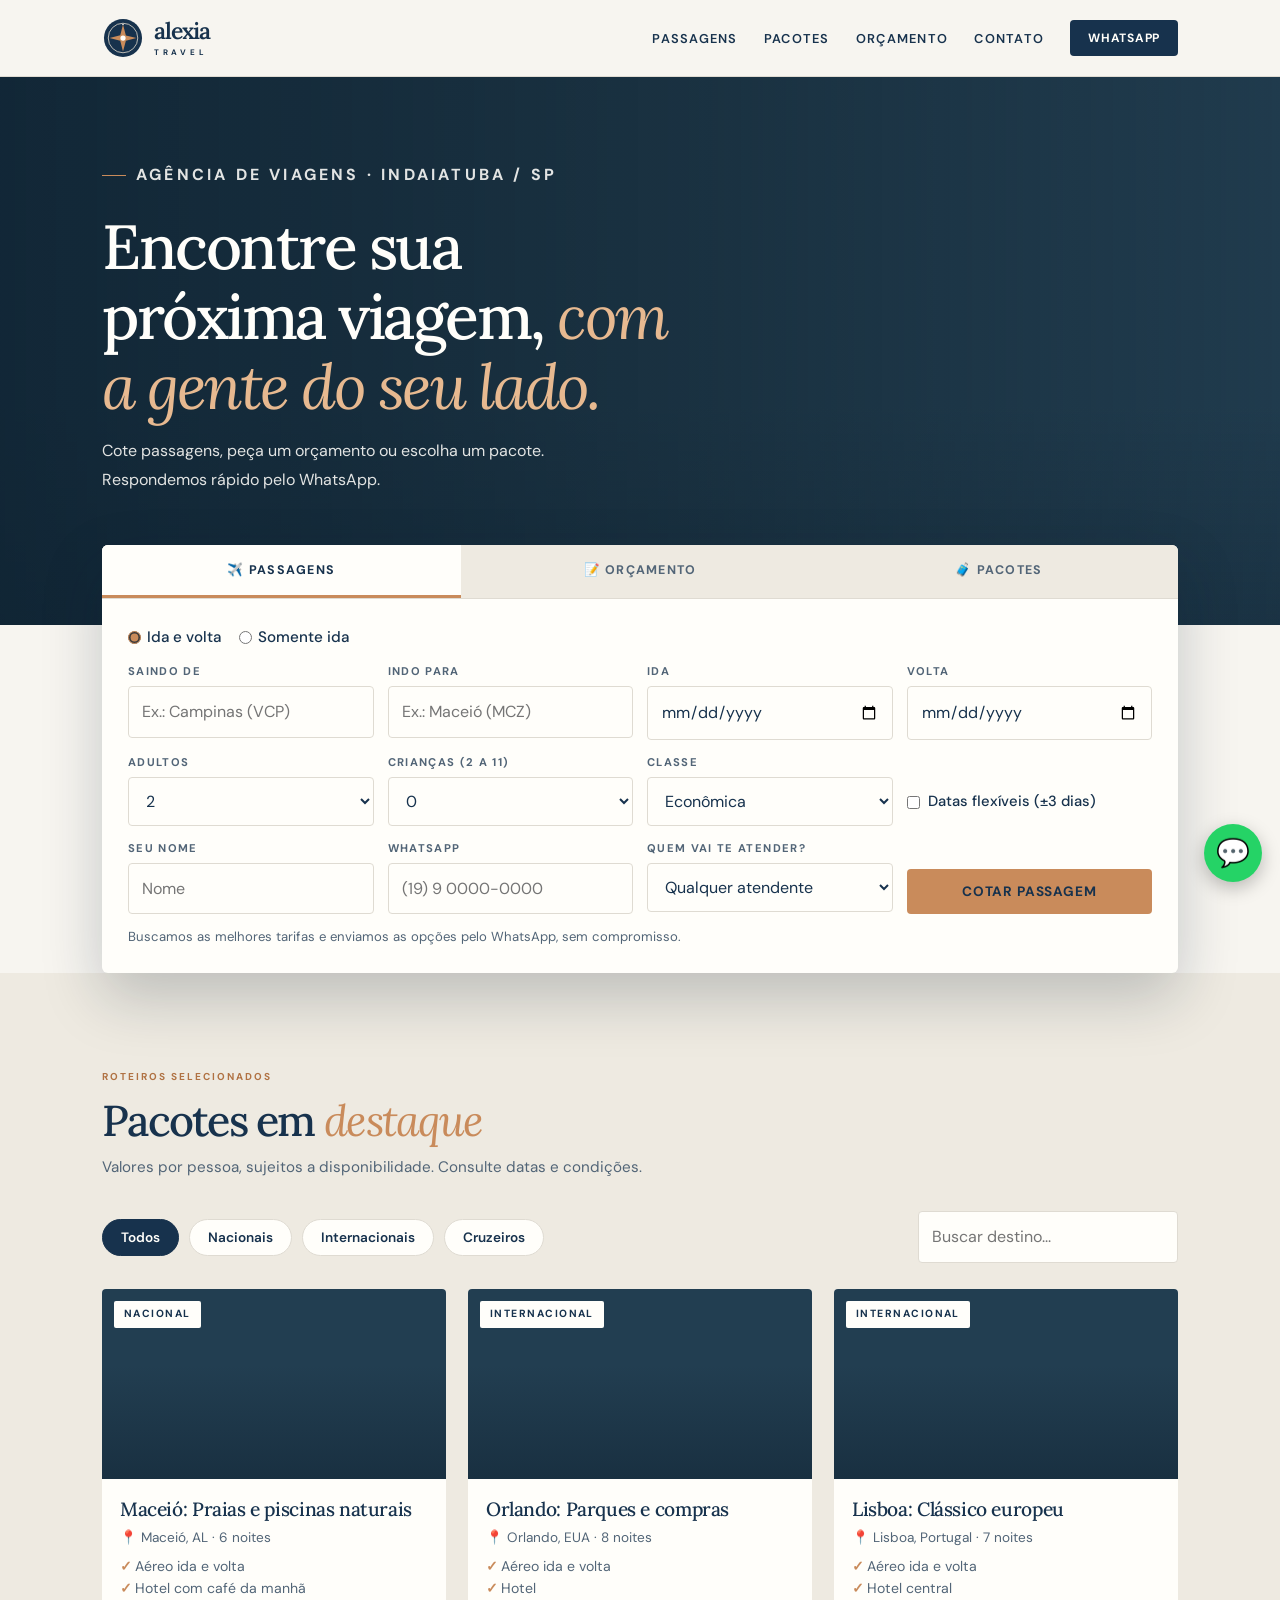
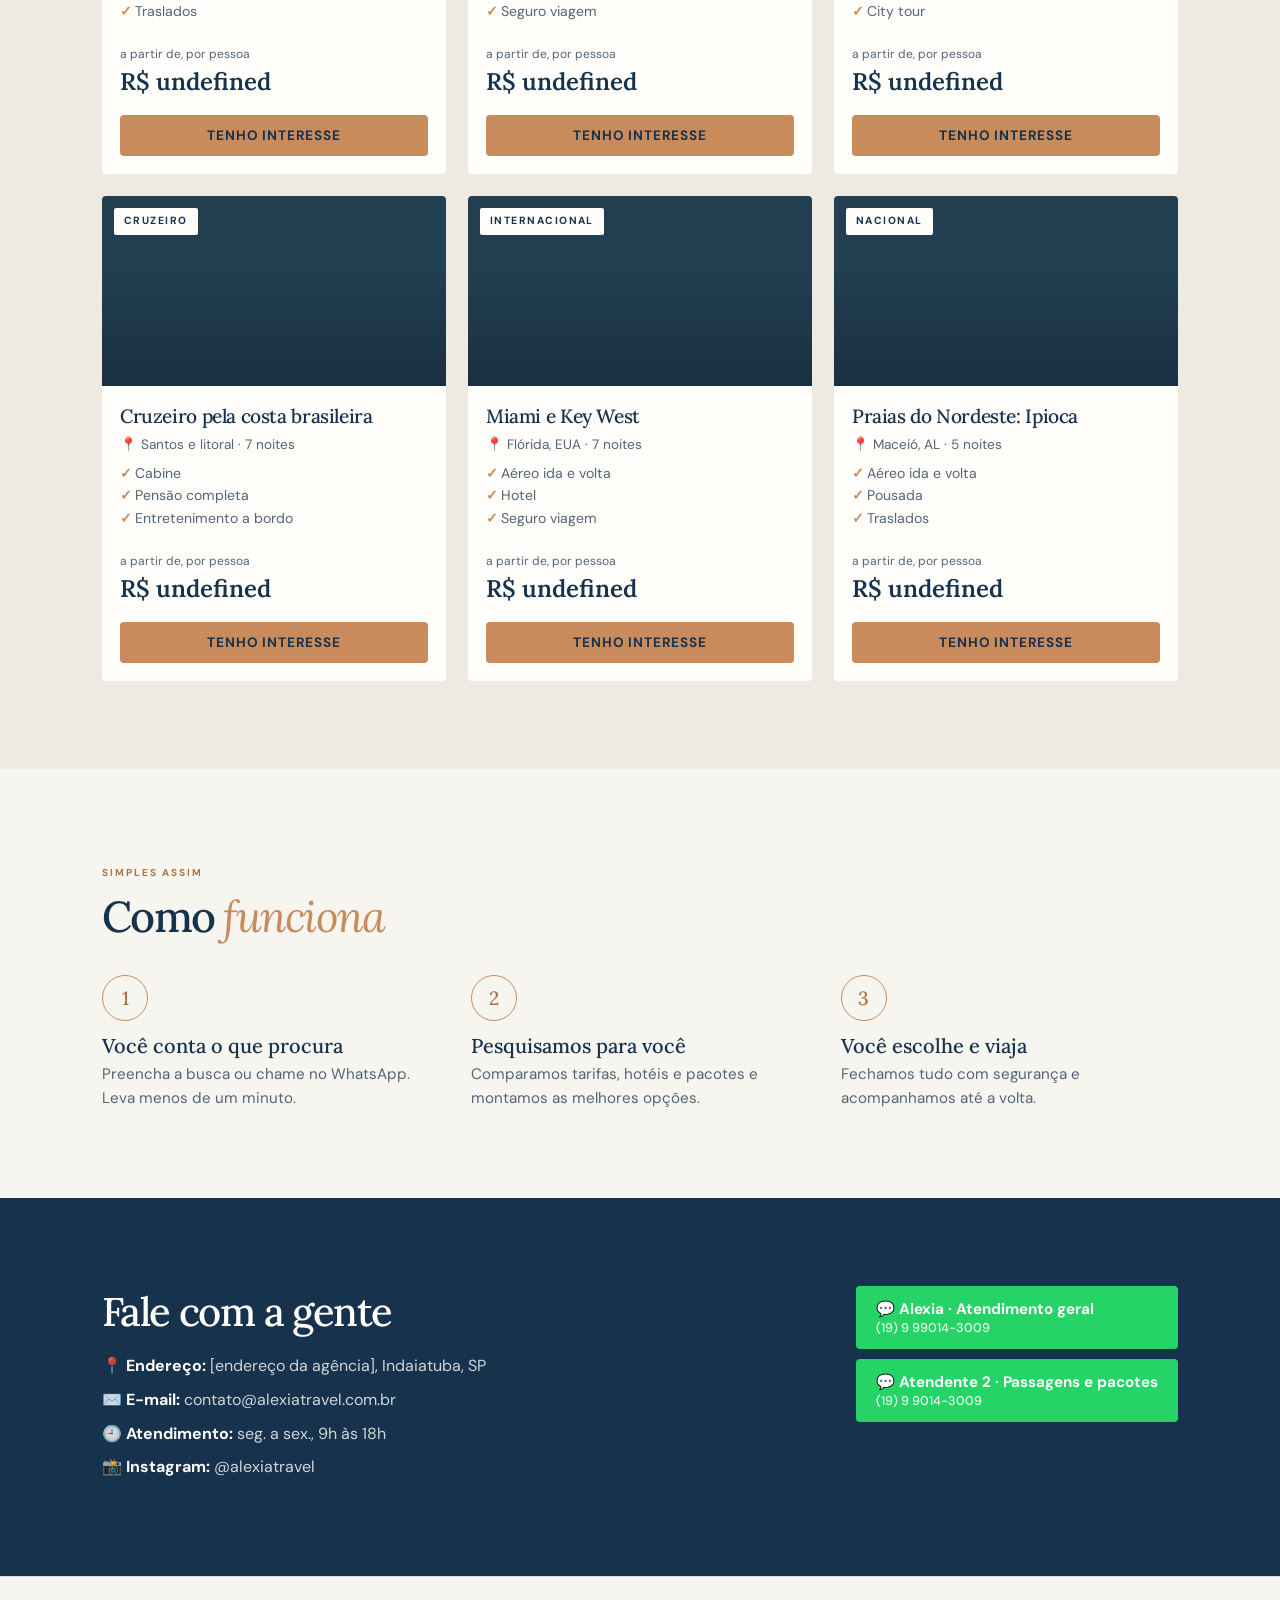
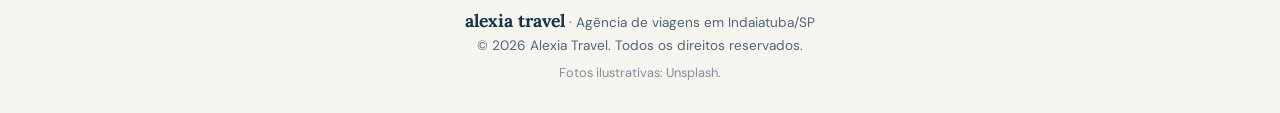
<file: index.html>
<!DOCTYPE html>
<html lang="pt-BR">
<head>
<meta charset="UTF-8">
<meta name="viewport" content="width=device-width, initial-scale=1">
<meta name="theme-color" content="#17324d">
<title>Alexia Travel | Passagens, Pacotes e Orçamentos de Viagem</title>
<meta name="description" content="Cote passagens aéreas, peça orçamento e confira pacotes de viagem com a Alexia Travel, agência de viagens em Indaiatuba.">
<link rel="canonical" href="https://www.alexiatravel.com.br/">
<link rel="preconnect" href="https://fonts.googleapis.com">
<link rel="preconnect" href="https://fonts.gstatic.com" crossorigin>
<link href="https://fonts.googleapis.com/css2?family=DM+Sans:wght@400;500;600;700&family=Lora:wght@400;500;600;700&display=swap" rel="stylesheet">
<style>
  :root{
    --ink:#17324d;--ink-soft:#526577;--terra:#c98b5b;--terra-esc:#b07243;--paper:#f7f5f0;--paper-deep:#eeeae1;--white:#fffefa;--borda:#dfdbd2;
    --font-display:'Lora',Georgia,serif;--font-body:'DM Sans',Arial,sans-serif
  }
  *{box-sizing:border-box;margin:0;padding:0}
  html{scroll-behavior:smooth}
  body{font-family:var(--font-body);color:var(--ink);background:var(--paper);line-height:1.6;-webkit-font-smoothing:antialiased}
  a{text-decoration:none;color:inherit}
  .container{max-width:1120px;margin:0 auto;padding:0 22px}

  /* topo */
  header{position:sticky;top:0;z-index:20;background:var(--paper);border-bottom:1px solid var(--borda)}
  .nav{display:flex;align-items:center;justify-content:space-between;height:76px}
  .brand{display:inline-flex;align-items:center;gap:10px}
  .brand-type{display:flex;flex-direction:column;line-height:1}
  .brand-type strong{font:600 23px/.96 var(--font-display);letter-spacing:-1px}
  .brand-type span{margin-top:6px;font:700 8px/1 var(--font-body);letter-spacing:3.7px}
  nav ul{display:flex;gap:26px;list-style:none;align-items:center}
  nav a{font-weight:600;font-size:.8rem;letter-spacing:.1em;text-transform:uppercase;color:var(--ink)}
  nav a:hover{color:var(--terra-esc)}
  .btn{display:inline-block;padding:14px 26px;border-radius:4px;font:700 .85rem var(--font-body);letter-spacing:.06em;text-transform:uppercase;border:0;cursor:pointer;transition:.2s;text-align:center}
  .btn-terra{background:var(--terra);color:var(--ink)}
  .btn-terra:hover{background:#d49a6b;transform:translateY(-1px)}
  .btn-ink{background:var(--ink);color:var(--white)}
  .btn-ink:hover{background:#21456a}
  nav .btn-ink{padding:10px 18px;font-size:.75rem;color:var(--white)}
  nav .btn-ink:hover{color:var(--white)}
  .menu-toggle{display:none;background:none;border:0;font-size:1.7rem;color:var(--ink);cursor:pointer}

  /* hero + busca */
  .hero{position:relative;color:var(--white);padding:84px 0 130px;background:
      linear-gradient(90deg,rgba(14,34,49,.82),rgba(19,39,52,.55) 55%,rgba(18,39,53,.15)),
      linear-gradient(0deg,rgba(15,34,49,.35),transparent 40%),
      url("https://unsplash.com/photos/JQK137K59_I/download?force=true&w=1920") center 54%/cover no-repeat,#223e51}
  .eyebrow{display:flex;align-items:center;gap:10px;font-size:10px;font-weight:700;letter-spacing:.2em;color:rgba(255,254,250,.85);text-transform:uppercase}
  .eyebrow i{width:24px;height:1px;background:var(--terra)}
  .hero h1{font:500 clamp(2.1rem,5.2vw,3.9rem)/1.12 var(--font-display);letter-spacing:-.04em;max-width:720px;margin:22px 0 16px;text-wrap:balance}
  .hero h1 em{color:#e7b990;font-weight:400}
  .hero p{font-size:1rem;color:rgba(255,254,250,.88);max-width:480px;line-height:1.8}

  .busca{background:var(--white);color:var(--ink);border-radius:6px;box-shadow:0 24px 60px rgba(14,34,49,.22);margin-top:-80px;position:relative;z-index:5;overflow:hidden}
  .tabs{display:flex;background:var(--paper-deep);border-bottom:1px solid var(--borda)}
  .tab{flex:1;padding:17px 10px;border:0;background:none;font:700 .78rem var(--font-body);letter-spacing:.1em;text-transform:uppercase;color:var(--ink-soft);cursor:pointer;border-bottom:3px solid transparent;display:block;text-align:center}
  .tab.ativa{color:var(--ink);background:var(--white);border-bottom-color:var(--terra)}
  .painel{display:none;padding:26px}
  .painel.ativo{display:block}
  .grid{display:grid;gap:14px;grid-template-columns:repeat(12,1fr)}
  .c3{grid-column:span 3}.c4{grid-column:span 4}.c6{grid-column:span 6}.c12{grid-column:span 12}
  label{display:block;font-size:.7rem;font-weight:700;color:var(--ink-soft);margin-bottom:5px;text-transform:uppercase;letter-spacing:.12em}
  input,select,textarea{width:100%;padding:12px 13px;border:1.5px solid var(--borda);border-radius:4px;font:inherit;background:var(--white);color:var(--ink)}
  input:focus,select:focus,textarea:focus{outline:none;border-color:var(--terra)}
  .radios{display:flex;gap:18px;margin-bottom:14px;flex-wrap:wrap}
  .radios label{display:flex;align-items:center;gap:6px;text-transform:none;letter-spacing:0;font-size:.95rem;color:var(--ink);margin:0;cursor:pointer;font-weight:500}
  .radios input{width:auto;accent-color:var(--terra)}
  .check{display:flex;align-items:center;gap:8px;text-transform:none!important;letter-spacing:0!important;font-size:.92rem!important;color:var(--ink)!important;font-weight:500!important}
  .check input{width:auto;accent-color:var(--terra)}
  .nota{font-size:.82rem;color:var(--ink-soft);margin-top:12px}
  .acao{display:flex;align-items:end}
  .acao .btn{width:100%}
  .atend-box.oculto{display:none}

  section{padding:88px 0}
  .titulo{margin-bottom:32px}
  .titulo .tag{font-size:10px;font-weight:700;letter-spacing:.2em;color:var(--terra-esc);text-transform:uppercase}
  .titulo h2{font:500 clamp(1.8rem,3.6vw,2.7rem)/1.2 var(--font-display);letter-spacing:-.04em;margin-top:10px}
  .titulo h2 em{color:var(--terra);font-weight:400}
  .titulo p{color:var(--ink-soft);margin-top:8px;font-size:.95rem}

  /* pacotes */
  #pacotes{background:var(--paper-deep)}
  .filtros{display:flex;gap:10px;flex-wrap:wrap;margin-bottom:26px;align-items:center}
  .chip{padding:9px 18px;border-radius:999px;border:1.5px solid var(--borda);background:var(--white);font:600 .85rem var(--font-body);color:var(--ink);cursor:pointer}
  .chip.ativa{background:var(--ink);border-color:var(--ink);color:var(--white)}
  .filtros input{max-width:260px;margin-left:auto}
  .pacotes{display:grid;grid-template-columns:repeat(auto-fill,minmax(260px,1fr));gap:22px}
  .pac{background:var(--white);border-radius:4px;overflow:hidden;display:flex;flex-direction:column;transition:.25s}
  .pac:hover{transform:translateY(-4px);box-shadow:0 16px 34px rgba(23,50,77,.14)}
  .pac .foto{height:190px;background-size:cover;background-position:center;background-color:#223e51;position:relative}
  .pac .foto::after{content:"";position:absolute;inset:0;background:linear-gradient(0deg,rgba(16,34,49,.5),transparent 60%)}
  .pac .selo{position:absolute;z-index:1;left:12px;top:12px;background:var(--white);color:var(--ink);font-size:.65rem;letter-spacing:.14em;text-transform:uppercase;font-weight:700;padding:5px 10px;border-radius:2px}
  .pac .corpo{padding:18px;display:flex;flex-direction:column;gap:6px;flex:1}
  .pac h3{font:500 1.2rem/1.25 var(--font-display);letter-spacing:-.02em}
  .pac .meta{font-size:.85rem;color:var(--ink-soft)}
  .pac ul{list-style:none;font-size:.88rem;color:var(--ink-soft)}
  .pac li::before{content:"✓ ";color:var(--terra);font-weight:800}
  .pac .preco{margin-top:auto;padding-top:12px}
  .pac .preco small{font-size:.75rem;color:var(--ink-soft)}
  .pac .preco strong{display:block;font:600 1.5rem var(--font-display);color:var(--ink)}
  .pac .btn{margin-top:12px;padding:12px}
  .vazio{grid-column:1/-1;text-align:center;color:var(--ink-soft);padding:30px}

  /* como funciona */
  .passos .linha{display:grid;grid-template-columns:repeat(auto-fit,minmax(230px,1fr));gap:32px}
  .passo .n{width:46px;height:46px;border-radius:50%;border:1px solid var(--terra);color:var(--terra-esc);font:500 1.2rem var(--font-display);display:flex;align-items:center;justify-content:center;margin-bottom:12px}
  .passo h3{font:500 1.25rem var(--font-display);margin-bottom:4px}
  .passo p{color:var(--ink-soft);font-size:.95rem}

  #contato{background:var(--ink);color:var(--white)}
  .contato{display:flex;gap:30px;flex-wrap:wrap;justify-content:space-between;align-items:flex-start}
  .contato h2{font:500 clamp(1.8rem,3.4vw,2.5rem) var(--font-display);letter-spacing:-.04em;margin-bottom:16px}
  .contato ul{list-style:none;color:rgba(255,254,250,.8)}
  .contato li{margin-bottom:8px}
  .contato strong{color:var(--white)}
  .contato a.lnk{color:#e7b990;font-weight:600}
  .lista-atend{display:flex;flex-direction:column;gap:10px;min-width:250px}
  .lista-atend .btn{background:#25d366;color:#fff;text-transform:none;letter-spacing:0;font-size:.95rem;text-align:left;padding:13px 20px;border-radius:4px}
  .lista-atend .btn:hover{background:#1ebe5a}
  .lista-atend .btn small{display:block;font-weight:500;opacity:.9}

  footer{background:var(--paper);border-top:1px solid var(--borda);color:var(--ink-soft);text-align:center;padding:30px 20px;font-size:.85rem}
  footer strong{color:var(--ink);font-family:var(--font-display);font-size:1.1rem}
  .wpp-flutuante{position:fixed;right:18px;bottom:18px;z-index:30;background:#25d366;color:#fff;width:58px;height:58px;border-radius:50%;display:flex;align-items:center;justify-content:center;font-size:1.7rem;box-shadow:0 6px 18px rgba(0,0,0,.25);border:0;cursor:pointer}

  /* seletor de atendente */
  .modal{position:fixed;inset:0;background:rgba(14,34,49,.6);z-index:50;display:none;align-items:center;justify-content:center;padding:20px}
  .modal.aberto{display:flex}
  .modal .caixa{background:var(--white);border-radius:6px;padding:26px;max-width:380px;width:100%;box-shadow:0 24px 60px rgba(0,0,0,.35)}
  .modal h3{font:500 1.4rem var(--font-display);margin-bottom:4px}
  .modal p{color:var(--ink-soft);font-size:.9rem;margin-bottom:16px}
  .modal .opcoes{display:flex;flex-direction:column;gap:10px}
  .modal .opcoes button{background:var(--paper);border:1.5px solid var(--borda);border-radius:4px;padding:13px 16px;font:600 1rem var(--font-body);color:var(--ink);cursor:pointer;text-align:left}
  .modal .opcoes button:hover{border-color:var(--terra)}
  .modal .opcoes small{display:block;font-weight:500;color:var(--ink-soft)}
  .modal .fechar{margin-top:14px;background:none;border:0;color:var(--ink-soft);cursor:pointer;font:inherit;text-decoration:underline}

  @media(max-width:800px){
    .menu-toggle{display:block}
    nav ul{display:none;position:absolute;top:76px;left:0;right:0;background:var(--paper);flex-direction:column;padding:18px;gap:14px;box-shadow:0 10px 20px rgba(0,0,0,.08)}
    nav ul.aberto{display:flex}
    .c3,.c4,.c6{grid-column:span 12}
    .painel{padding:18px}
    .tab{font-size:.68rem;padding:14px 2px;letter-spacing:.05em}
    .filtros input{max-width:none;margin-left:0;width:100%}
    section{padding:56px 0}
    .hero{padding:56px 0 110px}
  }
</style>
</head>
<body>

<header>
  <div class="container nav">
    <a href="#topo" class="brand" aria-label="Alexia Travel — início">
      <svg width="42" height="42" viewBox="0 0 64 64" aria-hidden="true"><circle cx="32" cy="32" r="29" fill="#17324d"/><circle cx="32" cy="32" r="22.5" fill="none" stroke="#e9dfd0" stroke-width="1.2"/><path d="M32 11.5 36.4 28l16.1 4-16.1 4.1L32 52.5l-4.2-16.4L11.5 32l16.3-4.1z" fill="#c98b5b"/><circle cx="32" cy="32" r="4" fill="#fffefa"/><circle cx="32" cy="11.5" r="1.2" fill="#fffefa"/></svg>
      <span class="brand-type"><strong>alexia</strong><span>TRAVEL</span></span>
    </a>
    <nav>
      <button class="menu-toggle" aria-label="Abrir menu" onclick="document.getElementById('menu').classList.toggle('aberto')">☰</button>
      <ul id="menu" onclick="this.classList.remove('aberto')">
        <li><a href="#busca" data-tab="passagens">Passagens</a></li>
        <li><a href="#pacotes">Pacotes</a></li>
        <li><a href="#busca" data-tab="orcamento">Orçamento</a></li>
        <li><a href="#contato">Contato</a></li>
        <li><a class="btn btn-ink" href="#" data-wpp="Olá! Vim pelo site da Alexia Travel e gostaria de ajuda com uma viagem.">WhatsApp</a></li>
      </ul>
    </nav>
  </div>
</header>

<main id="topo">
  <div class="hero">
    <div class="container">
      <p class="eyebrow"><i></i> AGÊNCIA DE VIAGENS · INDAIATUBA / SP</p>
      <h1>Encontre sua próxima viagem, <em>com a gente do seu lado.</em></h1>
      <p>Cote passagens, peça um orçamento ou escolha um pacote. Respondemos rápido pelo WhatsApp.</p>
    </div>
  </div>

  <div class="container">
    <div class="busca" id="busca">
      <div class="tabs">
        <button class="tab ativa" data-tab="passagens">✈️ Passagens</button>
        <button class="tab" data-tab="orcamento">📝 Orçamento</button>
        <a class="tab" href="#pacotes">🧳 Pacotes</a>
      </div>

      <!-- PASSAGENS -->
      <form class="painel ativo" id="painel-passagens" onsubmit="enviarPassagem(event)">
        <div class="radios">
          <label><input type="radio" name="trecho" value="ida e volta" checked> Ida e volta</label>
          <label><input type="radio" name="trecho" value="somente ida"> Somente ida</label>
        </div>
        <div class="grid">
          <div class="c3"><label for="origem">Saindo de</label><input id="origem" list="cidades" placeholder="Ex.: Campinas (VCP)" required></div>
          <div class="c3"><label for="destino">Indo para</label><input id="destino" list="cidades" placeholder="Ex.: Maceió (MCZ)" required></div>
          <div class="c3"><label for="ida">Ida</label><input id="ida" type="date" required></div>
          <div class="c3" id="box-volta"><label for="volta">Volta</label><input id="volta" type="date"></div>
          <div class="c3"><label for="adultos">Adultos</label><select id="adultos"></select></div>
          <div class="c3"><label for="criancas">Crianças (2 a 11)</label><select id="criancas"></select></div>
          <div class="c3"><label for="classe">Classe</label><select id="classe"><option>Econômica</option><option>Premium Economy</option><option>Executiva</option></select></div>
          <div class="c3 acao"><label class="check" style="margin:0 0 12px"><input type="checkbox" id="flex"> Datas flexíveis (±3 dias)</label></div>
          <div class="c3"><label for="nome-p">Seu nome</label><input id="nome-p" placeholder="Nome" required></div>
          <div class="c3"><label for="tel-p">WhatsApp</label><input id="tel-p" type="tel" placeholder="(19) 9 0000-0000"></div>
          <div class="c3 atend-box"><label for="atend-p">Quem vai te atender?</label><select id="atend-p" class="sel-atend"></select></div>
          <div class="c3 acao"><button class="btn btn-terra" type="submit">Cotar passagem</button></div>
        </div>
        <p class="nota">Buscamos as melhores tarifas e enviamos as opções pelo WhatsApp, sem compromisso.</p>
      </form>

      <!-- ORÇAMENTO -->
      <form class="painel" id="painel-orcamento" onsubmit="enviarOrcamento(event)">
        <div class="grid">
          <div class="c4"><label for="o-tipo">O que você precisa?</label>
            <select id="o-tipo"><option>Pacote completo</option><option>Hospedagem</option><option>Cruzeiro</option><option>Passagem + hotel</option><option>Seguro viagem</option><option>Roteiro personalizado</option><option>Grupo / excursão</option></select></div>
          <div class="c4"><label for="o-destino">Destino</label><input id="o-destino" list="cidades" placeholder="Para onde quer ir?" required></div>
          <div class="c4"><label for="o-quando">Quando</label><input id="o-quando" placeholder="Ex.: julho de 2027"></div>
          <div class="c3"><label for="o-adultos">Adultos</label><select id="o-adultos"></select></div>
          <div class="c3"><label for="o-criancas">Crianças</label><select id="o-criancas"></select></div>
          <div class="c3"><label for="o-noites">Noites</label><input id="o-noites" type="number" min="1" placeholder="Ex.: 7"></div>
          <div class="c3"><label for="o-valor">Orçamento aprox.</label>
            <select id="o-valor"><option value="">Prefiro não informar</option><option>Até R$ 3.000</option><option>R$ 3.000 a R$ 6.000</option><option>R$ 6.000 a R$ 10.000</option><option>R$ 10.000 a R$ 20.000</option><option>Acima de R$ 20.000</option></select></div>
          <div class="c12"><label for="o-obs">Conte mais</label><textarea id="o-obs" rows="2" placeholder="Preferências, ocasião especial, idade das crianças..."></textarea></div>
          <div class="c3"><label for="o-nome">Seu nome</label><input id="o-nome" placeholder="Nome" required></div>
          <div class="c3"><label for="o-tel">WhatsApp</label><input id="o-tel" type="tel" placeholder="(19) 9 0000-0000"></div>
          <div class="c3 atend-box"><label for="atend-o">Quem vai te atender?</label><select id="atend-o" class="sel-atend"></select></div>
          <div class="c3 acao"><button class="btn btn-terra" type="submit">Pedir orçamento</button></div>
        </div>
      </form>
    </div>
  </div>

  <!-- PACOTES -->
  <section id="pacotes">
    <div class="container">
      <div class="titulo">
        <p class="tag">Roteiros selecionados</p>
        <h2>Pacotes em <em>destaque</em></h2>
        <p>Valores por pessoa, sujeitos a disponibilidade. Consulte datas e condições.</p>
      </div>
      <div class="filtros">
        <button class="chip ativa" data-filtro="todos">Todos</button>
        <button class="chip" data-filtro="nacional">Nacionais</button>
        <button class="chip" data-filtro="internacional">Internacionais</button>
        <button class="chip" data-filtro="cruzeiro">Cruzeiros</button>
        <input id="busca-pac" type="search" placeholder="Buscar destino...">
      </div>
      <div class="pacotes" id="lista-pacotes"></div>
    </div>
  </section>

  <section class="passos">
    <div class="container">
      <div class="titulo"><p class="tag">Simples assim</p><h2>Como <em>funciona</em></h2></div>
      <div class="linha">
        <div class="passo"><div class="n">1</div><h3>Você conta o que procura</h3><p>Preencha a busca ou chame no WhatsApp. Leva menos de um minuto.</p></div>
        <div class="passo"><div class="n">2</div><h3>Pesquisamos para você</h3><p>Comparamos tarifas, hotéis e pacotes e montamos as melhores opções.</p></div>
        <div class="passo"><div class="n">3</div><h3>Você escolhe e viaja</h3><p>Fechamos tudo com segurança e acompanhamos até a volta.</p></div>
      </div>
    </div>
  </section>

  <section id="contato">
    <div class="container contato">
      <div>
        <h2>Fale com a gente</h2>
        <ul>
          <li>📍 <strong>Endereço:</strong> [endereço da agência], Indaiatuba, SP</li>
          <li>✉️ <strong>E-mail:</strong> contato@alexiatravel.com.br</li>
          <li>🕘 <strong>Atendimento:</strong> seg. a sex., 9h às 18h</li>
          <li>📸 <strong>Instagram:</strong> @alexiatravel</li>
        </ul>
      </div>
      <div class="lista-atend" id="lista-atend"></div>
    </div>
  </section>
</main>

<footer>
  <p><strong>alexia travel</strong> · Agência de viagens em Indaiatuba/SP</p>
  <p>© <span id="ano"></span> Alexia Travel. Todos os direitos reservados.</p>
  <p style="font-size:.8rem;opacity:.7;margin-top:6px">Fotos ilustrativas: Unsplash.</p>
</footer>

<a class="wpp-flutuante" href="#" data-wpp="Olá! Vim pelo site da Alexia Travel e gostaria de ajuda com uma viagem." aria-label="WhatsApp">💬</a>

<!-- escolha de atendente (aparece só com 2+ números no modo "escolher") -->
<div class="modal" id="modal-atend" role="dialog" aria-modal="true" aria-labelledby="modal-titulo">
  <div class="caixa">
    <h3 id="modal-titulo">Com quem quer falar?</h3>
    <p>Escolha quem vai te atender no WhatsApp.</p>
    <div class="opcoes" id="modal-opcoes"></div>
    <button class="fechar" type="button" id="modal-fechar">Cancelar</button>
  </div>
</div>

<datalist id="cidades">
  <option value="Campinas (VCP)"><option value="São Paulo - Guarulhos (GRU)"><option value="São Paulo - Congonhas (CGH)">
  <option value="Rio de Janeiro (GIG)"><option value="Salvador (SSA)"><option value="Maceió (MCZ)"><option value="Recife (REC)">
  <option value="Fortaleza (FOR)"><option value="Natal (NAT)"><option value="Porto Seguro (BPS)"><option value="Florianópolis (FLN)">
  <option value="Foz do Iguaçu (IGU)"><option value="Gramado / Porto Alegre (POA)"><option value="Orlando (MCO)"><option value="Miami (MIA)">
  <option value="Lisboa (LIS)"><option value="Paris (CDG)"><option value="Roma (FCO)"><option value="Buenos Aires (EZE)"><option value="Santiago (SCL)">
  <option value="Cancún (CUN)"><option value="Punta Cana (PUJ)">
</datalist>

<script>
/* =====================================================================
   CONFIGURAÇÃO (editar só aqui)
   ===================================================================== */

/* 1) NÚMEROS DE WHATSAPP PARA COTAÇÃO
   Para ADICIONAR um número: copie uma linha {...}, cole abaixo e troque os dados.
   Para REMOVER: apague a linha. Pode ter quantos quiser.
     nome   = como aparece para o cliente
     numero = 55 + DDD + número, só dígitos (ex.: 5519991234567)
     exibir = como o número aparece escrito na página
     funcao = (opcional) texto pequeno abaixo do nome, ex.: 'Passagens'           */
var ATENDENTES = [
  {nome:'Alexia',   numero:'551990143009', exibir:'(19) 9 99014-3009', funcao:'Atendimento geral'},
  {nome:'Atendente 2', numero:'551990143009', exibir:'(19) 9 9014-3009', funcao:'Passagens e pacotes'}
];

/* 2) COMO DISTRIBUIR OS PEDIDOS (vale quando há 2 ou mais números)
   'cliente'  = o cliente escolhe quem vai atender (lista no formulário e nos botões)
   'rodizio'  = o site alterna sozinho entre os números, um por pedido
   Dica: no modo 'cliente' ele ainda pode deixar em "Qualquer atendente" (rodízio). */
var MODO = 'cliente';

/* 3) Pacotes: para adicionar/editar, basta mexer nesta lista.
   ATENÇÃO: os valores abaixo são apenas EXEMPLOS de demonstração. */
var PACOTES = [
  {titulo:'Maceió: Praias e piscinas naturais', tipo:'nacional', destino:'Maceió, AL', noites:6,
   img:'https://unsplash.com/photos/E_fQwwT3NFU/download?force=true&w=800', inclui:['Aéreo ida e volta','Hotel com café da manhã','Traslados']},
  {titulo:'Orlando: Parques e compras', tipo:'internacional', destino:'Orlando, EUA', noites:8, 
   img:'https://unsplash.com/photos/2-JT6t_0lTc/download?force=true&w=800', inclui:['Aéreo ida e volta','Hotel','Seguro viagem']},
  {titulo:'Lisboa: Clássico europeu', tipo:'internacional', destino:'Lisboa, Portugal', noites:7,
   img:'https://unsplash.com/photos/v4aOz5uysU4/download?force=true&w=800', inclui:['Aéreo ida e volta','Hotel central','City tour']},
  {titulo:'Cruzeiro pela costa brasileira', tipo:'cruzeiro', destino:'Santos e litoral', noites:7, 
   img:'https://unsplash.com/photos/tthKs4A7XMY/download?force=true&w=800', inclui:['Cabine','Pensão completa','Entretenimento a bordo']},
  {titulo:'Miami e Key West', tipo:'internacional', destino:'Flórida, EUA', noites:7, 
   img:'https://unsplash.com/photos/Rnzvb0QJ9LY/download?force=true&w=800', inclui:['Aéreo ida e volta','Hotel','Seguro viagem']},
  {titulo:'Praias do Nordeste: Ipioca', tipo:'nacional', destino:'Maceió, AL', noites:5,
   img:'https://unsplash.com/photos/DLhBbEOz1uw/download?force=true&w=800', inclui:['Aéreo ida e volta','Pousada','Traslados']}
];
/* ===================================================================== */

function $(id){ return document.getElementById(id); }
function fmtData(v){ if(!v) return ''; var p=v.split('-'); return p[2]+'/'+p[1]+'/'+p[0]; }
function esc(s){ return String(s).replace(/[&<>"]/g, function(c){ return {'&':'&amp;','<':'&lt;','>':'&gt;','"':'&quot;'}[c]; }); }
function waLink(numero, texto){ return 'https://wa.me/' + numero + '?text=' + encodeURIComponent(texto); }

/* ---- números / rodízio ---- */
var LISTA = ATENDENTES.filter(function(a){ return a && /^\d{10,15}$/.test(String(a.numero)); });
if(!LISTA.length){ LISTA = [{nome:'Alexia Travel', numero:'5519999999999', exibir:'(19) 9 9999-9999'}]; }
var MULTI = LISTA.length > 1;

function guardar(k,v){ try{ localStorage.setItem(k,v); }catch(e){} }
function ler(k){ try{ return localStorage.getItem(k); }catch(e){ return null; } }
function proximoRodizio(){
  var i = parseInt(ler('alexia_rodizio'),10);
  i = isNaN(i) ? Math.floor(Math.random()*LISTA.length) : (i+1) % LISTA.length;
  guardar('alexia_rodizio', i);
  return LISTA[i];
}
/* escolha: 'auto' (rodízio) ou índice do atendente */
function atendente(escolha){
  if(!MULTI) return LISTA[0];
  if(escolha !== undefined && escolha !== '' && escolha !== 'auto' && LISTA[+escolha]) return LISTA[+escolha];
  return proximoRodizio();
}
function abrir(texto, escolha){
  var a = atendente(escolha);
  window.open(waLink(a.numero, texto), '_blank', 'noopener');
}

/* ---- seletor nos formulários ---- */
document.querySelectorAll('.sel-atend').forEach(function(sel){
  if(!MULTI || MODO !== 'cliente'){ sel.closest('.atend-box').classList.add('oculto'); return; }
  sel.innerHTML = '<option value="auto">Qualquer atendente</option>' +
    LISTA.map(function(a,i){ return '<option value="'+i+'">'+esc(a.nome)+'</option>'; }).join('');
});

/* ---- botões gerais de WhatsApp (menu, flutuante, "sem resultado") ---- */
var modal = $('modal-atend'), modalTexto = '';
function chamar(texto){
  if(MULTI && MODO === 'cliente'){
    modalTexto = texto;
    $('modal-opcoes').innerHTML = LISTA.map(function(a,i){
      return '<button type="button" data-i="'+i+'">'+esc(a.nome)+'<small>'+esc(a.funcao||a.exibir)+'</small></button>';
    }).join('');
    modal.classList.add('aberto');
  } else { abrir(texto); }
}
$('modal-opcoes').addEventListener('click', function(e){
  var b = e.target.closest('button[data-i]'); if(!b) return;
  modal.classList.remove('aberto'); abrir(modalTexto, b.dataset.i);
});
$('modal-fechar').addEventListener('click', function(){ modal.classList.remove('aberto'); });
modal.addEventListener('click', function(e){ if(e.target===modal) modal.classList.remove('aberto'); });
document.addEventListener('keydown', function(e){ if(e.key==='Escape') modal.classList.remove('aberto'); });
document.addEventListener('click', function(e){
  var a = e.target.closest('[data-wpp]'); if(!a) return;
  e.preventDefault(); chamar(a.getAttribute('data-wpp'));
});

/* ---- lista de números na seção Contato ---- */
$('lista-atend').innerHTML = LISTA.map(function(a){
  return '<a class="btn" target="_blank" rel="noopener" href="' + waLink(a.numero,'Olá! Vim pelo site da Alexia Travel e gostaria de ajuda com uma viagem.') + '">' +
    '💬 ' + esc(a.nome) + (a.funcao ? ' · ' + esc(a.funcao) : '') + '<small>' + esc(a.exibir) + '</small></a>';
}).join('');

$('ano').textContent = new Date().getFullYear();

/* selects de pessoas */
function preencher(id, de, ate){ var s=$(id); for(var i=de;i<=ate;i++){ var o=document.createElement('option'); o.value=i; o.textContent=i; s.appendChild(o);} }
preencher('adultos',1,9); preencher('criancas',0,6); preencher('o-adultos',1,9); preencher('o-criancas',0,6);
$('adultos').value = 2; $('o-adultos').value = 2;

/* datas mínimas */
var hoje = new Date(); hoje.setMinutes(hoje.getMinutes()-hoje.getTimezoneOffset());
var iso = hoje.toISOString().slice(0,10);
$('ida').min = iso; $('volta').min = iso;
$('ida').addEventListener('change', function(){ $('volta').min = this.value || iso; });

/* ida e volta / somente ida */
document.querySelectorAll('input[name=trecho]').forEach(function(r){
  r.addEventListener('change', function(){
    var soIda = document.querySelector('input[name=trecho]:checked').value === 'somente ida';
    $('box-volta').style.display = soIda ? 'none' : '';
  });
});

/* abas */
function mostrarAba(nome){
  document.querySelectorAll('.tab[data-tab]').forEach(function(t){ t.classList.toggle('ativa', t.dataset.tab===nome); });
  document.querySelectorAll('.painel').forEach(function(p){ p.classList.toggle('ativo', p.id==='painel-'+nome); });
}
document.querySelectorAll('[data-tab]').forEach(function(el){
  el.addEventListener('click', function(){ mostrarAba(el.dataset.tab); });
});

/* envio: passagens */
function enviarPassagem(e){
  e.preventDefault();
  var soIda = document.querySelector('input[name=trecho]:checked').value === 'somente ida';
  if(!soIda && $('volta').value && $('volta').value < $('ida').value){ alert('A data de volta precisa ser depois da ida.'); return; }
  var t = 'Olá! Gostaria de cotar passagem aérea.\n' +
    '✈️ ' + $('origem').value + ' → ' + $('destino').value + '\n' +
    '📅 Ida: ' + fmtData($('ida').value) + (soIda ? ' (somente ida)' : ($('volta').value ? ' | Volta: ' + fmtData($('volta').value) : '')) + '\n' +
    '👥 ' + $('adultos').value + ' adulto(s), ' + $('criancas').value + ' criança(s)\n' +
    '💺 Classe: ' + $('classe').value + '\n' +
    ($('flex').checked ? '🔁 Datas flexíveis (±3 dias)\n' : '') +
    '🙋 ' + $('nome-p').value + ($('tel-p').value ? ' - ' + $('tel-p').value : '');
  abrir(t, MODO==='cliente' ? $('atend-p').value : 'auto');
}

/* envio: orçamento */
function enviarOrcamento(e){
  e.preventDefault();
  var t = 'Olá! Gostaria de um orçamento.\n' +
    '🧭 Tipo: ' + $('o-tipo').value + '\n' +
    '📍 Destino: ' + $('o-destino').value + '\n' +
    ($('o-quando').value ? '📅 Quando: ' + $('o-quando').value + '\n' : '') +
    ($('o-noites').value ? '🌙 Noites: ' + $('o-noites').value + '\n' : '') +
    '👥 ' + $('o-adultos').value + ' adulto(s), ' + $('o-criancas').value + ' criança(s)\n' +
    ($('o-valor').value ? '💰 Orçamento: ' + $('o-valor').value + '\n' : '') +
    ($('o-obs').value ? '📝 ' + $('o-obs').value + '\n' : '') +
    '🙋 ' + $('o-nome').value + ($('o-tel').value ? ' - ' + $('o-tel').value : '');
  abrir(t, MODO==='cliente' ? $('atend-o').value : 'auto');
}

/* catálogo de pacotes */
var rotulos = {nacional:'Nacional', internacional:'Internacional', cruzeiro:'Cruzeiro'};
var filtroAtual = 'todos';
function desenhar(){
  var q = $('busca-pac').value.trim().toLowerCase();
  var lista = PACOTES.filter(function(p){
    return (filtroAtual==='todos' || p.tipo===filtroAtual) &&
      (!q || (p.titulo+' '+p.destino).toLowerCase().indexOf(q) > -1);
  });
  var html = lista.map(function(p){
    var msg = 'Olá! Tenho interesse no pacote "' + p.titulo + '" (' + p.destino + ', ' + p.noites + ' noites). Pode me passar datas e condições?';
    return '<article class="pac">' +
      '<div class="foto" style="background-image:url(\'' + p.img + '\')"><span class="selo">' + rotulos[p.tipo] + '</span></div>' +
      '<div class="corpo"><h3>' + esc(p.titulo) + '</h3>' +
      '<div class="meta">📍 ' + esc(p.destino) + ' · ' + p.noites + ' noites</div>' +
      '<ul>' + p.inclui.map(function(x){ return '<li>' + esc(x) + '</li>'; }).join('') + '</ul>' +
      '<div class="preco"><small>a partir de, por pessoa</small><strong>R$ ' + p.preco + '</strong></div>' +
      '<a class="btn btn-terra" href="#" data-wpp="' + esc(msg) + '">Tenho interesse</a>' +
      '</div></article>';
  }).join('');
  $('lista-pacotes').innerHTML = html || '<p class="vazio">Nenhum pacote encontrado. <a style="color:var(--terra-esc);font-weight:700" href="#" data-wpp="Olá! Não encontrei o pacote que procuro no site. Podem me ajudar?">Fale com a gente</a> e montamos um roteiro para você.</p>';
}
document.querySelectorAll('.chip').forEach(function(c){
  c.addEventListener('click', function(){
    document.querySelectorAll('.chip').forEach(function(x){ x.classList.remove('ativa'); });
    c.classList.add('ativa'); filtroAtual = c.dataset.filtro; desenhar();
  });
});
$('busca-pac').addEventListener('input', desenhar);
desenhar();

/* abre a aba certa se vier por #orcamento */
if(location.hash === '#orcamento'){ mostrarAba('orcamento'); $('busca').scrollIntoView(); }
</script>
</body>
</html>
</file>
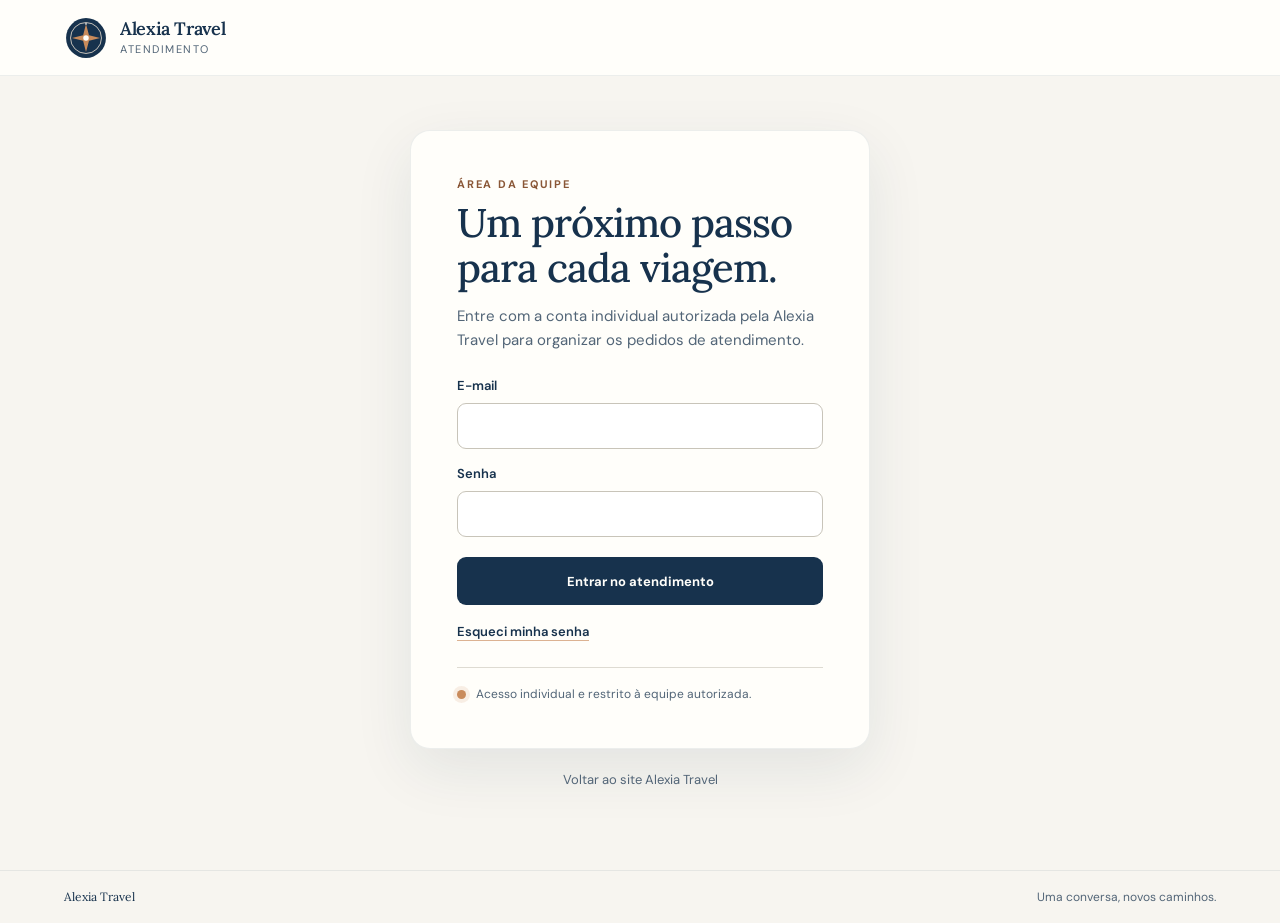
<file: atendimento.html>
<!doctype html>
<html lang="pt-BR">
<head>
  <meta charset="UTF-8" />
  <meta name="viewport" content="width=device-width, initial-scale=1.0" />
  <meta name="theme-color" content="#17324d" />
  <meta name="robots" content="noindex, nofollow" />
  <meta name="description" content="Área interna da equipe Alexia Travel para organizar atendimentos de viagem." />
  <title>Atendimento | Alexia Travel</title>
  <link rel="icon" type="image/svg+xml" href="logo.svg" />
  <link rel="preconnect" href="https://fonts.googleapis.com" />
  <link rel="preconnect" href="https://fonts.gstatic.com" crossorigin />
  <link href="https://fonts.googleapis.com/css2?family=DM+Sans:wght@400;500;600;700&family=Lora:wght@400;500;600;700&display=swap" rel="stylesheet" />
  <link rel="stylesheet" href="atendimento.css" />
  <script type="module" src="atendimento.js"></script>
</head>
<body>
  <a class="skip-link" href="#main-content">Pular para o conteúdo</a>
  <header class="app-header">
    <a class="brand" href="/" aria-label="Alexia Travel — voltar à página pública">
      <img class="brand-mark" src="logo.svg" width="44" height="44" alt="" />
      <span class="brand-copy"><strong>Alexia Travel</strong><span>Atendimento</span></span>
    </a>
    <div id="header-actions" class="header-actions" hidden>
      <span id="signed-in-email" class="signed-in-email"></span>
      <button id="sign-out-button" class="button button-quiet" type="button">Sair</button>
    </div>
  </header>

  <main id="main-content" class="main-shell">
    <section id="login-screen" class="auth-screen" aria-labelledby="login-title">
      <div class="auth-card">
        <p class="eyebrow">ÁREA DA EQUIPE</p>
        <h1 id="login-title">Um próximo passo para cada viagem.</h1>
        <p class="auth-intro">Entre com a conta individual autorizada pela Alexia Travel para organizar os pedidos de atendimento.</p>
        <form id="login-form" class="form-stack">
          <label for="login-email">E-mail</label>
          <input id="login-email" name="email" type="email" autocomplete="username" inputmode="email" required maxlength="254" />
          <label for="login-password">Senha</label>
          <input id="login-password" name="password" type="password" autocomplete="current-password" required minlength="8" />
          <button id="login-button" class="button button-primary button-wide" type="submit">Entrar no atendimento</button>
        </form>
        <button id="show-recovery-button" class="text-button" type="button">Esqueci minha senha</button>
        <p id="login-message" class="message" role="status" aria-live="polite" hidden></p>
        <div class="auth-footnote"><span class="route-dot" aria-hidden="true"></span><span>Acesso individual e restrito à equipe autorizada.</span></div>
      </div>
      <a class="public-link" href="/">Voltar ao site Alexia Travel</a>
    </section>

    <section id="recovery-screen" class="auth-screen" aria-labelledby="recovery-title" hidden>
      <div class="auth-card">
        <p class="eyebrow">RECUPERAÇÃO DE ACESSO</p>
        <h1 id="recovery-title">Vamos recuperar seu acesso.</h1>
        <p id="recovery-help" class="auth-intro">Informe o e-mail da sua conta autorizada para receber as instruções de redefinição.</p>
        <form id="recovery-request-form" class="form-stack">
          <label for="recovery-email">E-mail</label>
          <input id="recovery-email" name="email" type="email" autocomplete="email" inputmode="email" required maxlength="254" />
          <button id="recovery-button" class="button button-primary button-wide" type="submit">Enviar instruções</button>
        </form>
        <form id="password-update-form" class="form-stack" hidden>
          <label for="new-password">Nova senha</label>
          <input id="new-password" name="password" type="password" autocomplete="new-password" required minlength="8" />
          <label for="confirm-password">Confirme a nova senha</label>
          <input id="confirm-password" name="confirm-password" type="password" autocomplete="new-password" required minlength="8" />
          <button id="password-update-button" class="button button-primary button-wide" type="submit">Salvar nova senha</button>
        </form>
        <button id="back-to-login-button" class="text-button" type="button">Voltar ao login</button>
        <p id="recovery-message" class="message" role="status" aria-live="polite" hidden></p>
      </div>
      <a class="public-link" href="/">Voltar ao site Alexia Travel</a>
    </section>

    <section id="dashboard-screen" class="dashboard-screen" aria-labelledby="dashboard-title" hidden>
      <div class="dashboard-heading">
        <div>
          <p class="eyebrow">CADA PEDIDO, UM PRÓXIMO PASSO</p>
          <h1 id="dashboard-title">Atendimentos</h1>
          <p class="dashboard-subtitle">Organize os contatos recebidos e acompanhe o retorno da equipe.</p>
        </div>
        <button id="new-request-button" class="button button-primary" type="button"><span aria-hidden="true">＋</span> Novo atendimento</button>
      </div>

      <div class="workspace-toolbar">
        <label class="search-field" for="request-search">
          <span class="search-icon" aria-hidden="true">⌕</span>
          <span class="sr-only">Buscar na página atual</span>
          <input id="request-search" type="search" placeholder="Buscar nome, telefone ou destino" autocomplete="off" />
        </label>
        <label class="filter-field" for="status-filter"><span>Status</span>
          <select id="status-filter">
            <option value="all">Todos</option>
            <option value="new">Novo</option>
            <option value="in_progress">Em atendimento</option>
            <option value="quote_sent">Cotação enviada</option>
            <option value="waiting">Aguardando cliente</option>
            <option value="closed">Fechado</option>
            <option value="cancelled">Cancelado</option>
          </select>
        </label>
        <button id="refresh-button" class="button button-outline" type="button" aria-label="Atualizar lista">Atualizar</button>
      </div>

      <div class="workspace">
        <section class="queue-panel" aria-labelledby="queue-title">
          <div class="section-heading">
            <div><h2 id="queue-title">Fila da equipe</h2><p id="queue-summary" class="muted">Carregando atendimentos…</p></div>
            <span class="route-line" aria-hidden="true"></span>
          </div>
          <div id="request-list" class="request-list" aria-live="polite"></div>
          <div class="pagination">
            <button id="previous-page" class="button button-quiet" type="button" disabled>Anterior</button>
            <span id="page-indicator" class="muted">Página 1</span>
            <button id="next-page" class="button button-quiet" type="button" disabled>Próxima</button>
          </div>
          <p class="search-hint">A busca filtra os atendimentos da página exibida.</p>
        </section>

        <section class="detail-panel" aria-labelledby="editor-title">
          <div id="empty-editor" class="empty-editor">
            <span class="compass-mark" aria-hidden="true">✳</span>
            <h2>Vamos cuidar desta viagem com atenção.</h2>
            <p>Selecione um contato na fila ou comece um novo atendimento.</p>
          </div>
          <form id="request-form" class="request-form" hidden>
            <div class="editor-heading">
              <div><p class="eyebrow">FICHA DE ATENDIMENTO</p><h2 id="editor-title">Novo atendimento</h2></div>
              <a id="whatsapp-link" class="whatsapp-link" href="#" target="_blank" rel="noopener noreferrer" hidden>Falar no WhatsApp ↗</a>
            </div>

            <fieldset>
              <legend>Contato</legend>
              <div class="form-grid">
                <div class="field field-span-2"><label for="customer-name">Nome do cliente</label><input id="customer-name" name="customer_name" type="text" required maxlength="120" autocomplete="name" /></div>
                <div class="field field-span-2"><label for="customer-whatsapp">WhatsApp com DDD ou código do país</label><input id="customer-whatsapp" name="customer_whatsapp" type="tel" required maxlength="24" autocomplete="tel" placeholder="19 99999-9999 ou +55 19 99999-9999" /></div>
              </div>
            </fieldset>

            <fieldset>
              <legend>Viagem</legend>
              <div class="form-grid">
                <div class="field"><label for="origin">Origem</label><input id="origin" name="origin" type="text" required maxlength="120" placeholder="Cidade ou aeroporto" /></div>
                <div class="field"><label for="destination">Destino</label><input id="destination" name="destination" type="text" required maxlength="120" placeholder="Cidade ou aeroporto" /></div>
                <div class="field"><label for="trip-type">Tipo de viagem</label><select id="trip-type" name="trip_type"><option value="round_trip">Ida e volta</option><option value="one_way">Somente ida</option></select></div>
                <div class="field"><label for="travel-class">Classe</label><select id="travel-class" name="travel_class"><option value="any">Todas as classes</option><option value="economy">Econômica</option><option value="premium">Premium economy</option><option value="business">Executiva</option><option value="first">Primeira classe</option></select></div>
                <div class="field"><label for="departure-date">Data de ida</label><input id="departure-date" name="departure_date" type="date" required /></div>
                <div id="return-date-field" class="field"><label for="return-date">Data de volta</label><input id="return-date" name="return_date" type="date" /></div>
              </div>
            </fieldset>

            <fieldset>
              <legend>Viajantes</legend>
              <div class="form-grid traveler-counts">
                <div class="field"><label for="adults-count">Adultos <span class="field-hint">12 anos ou mais</span></label><input id="adults-count" name="adults" type="number" min="1" max="9" value="1" required /></div>
                <div class="field"><label for="children-count">Crianças <span class="field-hint">2 a 11 anos</span></label><input id="children-count" name="children_count" type="number" min="0" max="8" value="0" /></div>
                <div class="field"><label for="babies-count">Bebês <span class="field-hint">0 a 23 meses</span></label><input id="babies-count" name="babies_count" type="number" min="0" max="8" value="0" /></div>
              </div>
              <div id="child-ages" class="age-fields"></div>
              <div id="baby-ages" class="age-fields"></div>
            </fieldset>

            <fieldset>
              <legend>Acompanhamento</legend>
              <div class="form-grid">
                <div class="field"><label for="request-status">Status</label><select id="request-status" name="status"><option value="new">Novo</option><option value="in_progress">Em atendimento</option><option value="quote_sent">Cotação enviada</option><option value="waiting">Aguardando cliente</option><option value="closed">Fechado</option><option value="cancelled">Cancelado</option></select></div>
                <div class="field"><label for="assigned-to">Responsável <span class="field-hint">opcional</span></label><input id="assigned-to" name="assigned_to" type="text" maxlength="120" placeholder="Nome da pessoa da equipe" /></div>
                <div class="field"><label for="follow-up-on">Próximo contato</label><input id="follow-up-on" name="follow_up_on" type="date" /></div>
                <div class="field field-span-2"><label for="customer-notes">Observações da viagem</label><textarea id="customer-notes" name="customer_notes" rows="3" maxlength="800" placeholder="Preferências ou detalhes compartilhados pelo cliente"></textarea></div>
                <div class="field field-span-2"><label for="internal-notes">Nota interna</label><textarea id="internal-notes" name="internal_notes" rows="3" maxlength="2000" placeholder="Próximas ações para a equipe"></textarea></div>
              </div>
            </fieldset>
            <p id="form-message" class="message" role="status" aria-live="polite" hidden></p>
            <div class="form-actions"><button id="cancel-edit-button" class="button button-quiet" type="button">Cancelar</button><button id="save-request-button" class="button button-primary" type="submit">Salvar atendimento</button></div>
          </form>
        </section>
      </div>
      <p class="privacy-note">Use este painel apenas para informações necessárias ao atendimento. Não registre documentos nem dados de pagamento.</p>
    </section>
  </main>
  <footer class="app-footer"><span>Alexia Travel</span><span>Uma conversa, novos caminhos.</span></footer>
</body>
</html>
</file>
<file: atendimento.css>
@import url('https://fonts.googleapis.com/css2?family=DM+Sans:wght@400;500;600;700&family=Lora:wght@400;500;600;700&display=swap');

:root {
  color-scheme: light;
  --ink: #17324d;
  --ink-soft: #526577;
  --paper: #f7f5f0;
  --white: #fffefa;
  --terracotta: #c98b5b;
  --terracotta-text: #8a5737;
  --line: #dedbd2;
  --line-strong: #c8c4b9;
  --success: #386451;
  --warning: #8b6330;
  --danger: #98554c;
  --shadow: 0 20px 60px rgba(23, 50, 77, .09);
  font-family: 'DM Sans', sans-serif;
  background: var(--paper);
  color: var(--ink);
  font-synthesis: none;
  text-rendering: optimizeLegibility;
}

* { box-sizing: border-box; }
html { min-width: 320px; background: var(--paper); }
body { min-width: 320px; min-height: 100vh; margin: 0; display: flex; flex-direction: column; }
button, input, select, textarea { font: inherit; }
button, a, input, select, textarea { -webkit-tap-highlight-color: transparent; }
[hidden] { display: none !important; }
a { color: inherit; }

.skip-link, .sr-only {
  position: absolute;
  width: 1px;
  height: 1px;
  overflow: hidden;
  clip: rect(0, 0, 0, 0);
  white-space: nowrap;
}
.skip-link:focus { position: fixed; z-index: 20; top: 1rem; left: 1rem; width: auto; height: auto; padding: .8rem 1rem; clip: auto; border-radius: .5rem; background: var(--white); }

.app-header {
  min-height: 76px;
  padding: 14px clamp(18px, 5vw, 70px);
  display: flex;
  align-items: center;
  justify-content: space-between;
  gap: 20px;
  background: var(--white);
  border-bottom: 1px solid rgba(23, 50, 77, .08);
}
.brand { display: inline-flex; align-items: center; gap: 12px; color: var(--ink); text-decoration: none; }
.brand-mark { display: block; flex: 0 0 auto; border-radius: 50%; }
.brand-copy { display: flex; flex-direction: column; line-height: 1.2; }
.brand-copy strong { font: 600 18px/1.15 'Lora', serif; letter-spacing: -.02em; }
.brand-copy span { margin-top: 4px; color: var(--ink-soft); font-size: 11px; letter-spacing: .14em; text-transform: uppercase; }
.header-actions { display: flex; align-items: center; gap: 14px; }
.signed-in-email { max-width: min(36vw, 320px); overflow: hidden; color: var(--ink-soft); font-size: 13px; text-overflow: ellipsis; white-space: nowrap; }

.main-shell { width: min(1440px, 100%); flex: 1; margin: 0 auto; padding: 42px clamp(16px, 4.5vw, 64px) 52px; }
.app-footer { display: flex; justify-content: space-between; gap: 12px; padding: 18px clamp(18px, 5vw, 70px); color: var(--ink-soft); font-size: 12px; border-top: 1px solid rgba(23, 50, 77, .08); }
.app-footer span:first-child { font-family: 'Lora', serif; color: var(--ink); }
.eyebrow { margin: 0 0 10px; color: var(--terracotta-text); font-size: 11px; font-weight: 700; letter-spacing: .16em; }
h1, h2, h3, p { margin-top: 0; }
h1, h2, h3 { font-family: 'Lora', serif; font-weight: 500; letter-spacing: -.025em; }
.muted { color: var(--ink-soft); }

.auth-screen { min-height: min(680px, calc(100vh - 180px)); display: flex; flex-direction: column; align-items: center; justify-content: center; gap: 22px; padding: 12px 0 30px; }
.auth-card { width: min(100%, 460px); padding: clamp(26px, 5vw, 46px); background: var(--white); border: 1px solid rgba(23, 50, 77, .08); border-radius: 20px; box-shadow: var(--shadow); }
.auth-card h1 { max-width: 340px; margin-bottom: 13px; font-size: clamp(30px, 5vw, 40px); line-height: 1.12; }
.auth-intro { margin-bottom: 24px; color: var(--ink-soft); font-size: 15px; line-height: 1.65; }
.form-stack { display: flex; flex-direction: column; gap: 9px; }
.form-stack label, .field label { color: var(--ink); font-size: 13px; font-weight: 600; }
.form-stack input, .field input, .field select, .field textarea, .filter-field select, .search-field input {
  width: 100%; min-height: 46px; padding: 11px 13px; color: var(--ink); background: #fff; border: 1px solid var(--line-strong); border-radius: 9px; outline: none; transition: border-color 160ms ease, box-shadow 160ms ease;
}
.form-stack input { margin-bottom: 7px; }
.form-stack input:focus, .field input:focus, .field select:focus, .field textarea:focus, .filter-field select:focus, .search-field input:focus { border-color: var(--ink); box-shadow: 0 0 0 3px rgba(23, 50, 77, .1); }
.field textarea { min-height: 84px; resize: vertical; }
.text-button { display: inline-flex; margin-top: 18px; padding: 0; color: var(--ink); font-size: 13px; font-weight: 600; background: transparent; border: 0; cursor: pointer; text-decoration: underline; text-decoration-color: rgba(201, 139, 91, .65); text-underline-offset: 4px; }
.auth-footnote { display: flex; align-items: center; gap: 10px; margin-top: 26px; padding-top: 18px; color: var(--ink-soft); font-size: 12px; border-top: 1px solid var(--line); }
.route-dot { width: 9px; height: 9px; flex: 0 0 auto; background: var(--terracotta); border-radius: 50%; box-shadow: 0 0 0 4px rgba(201, 139, 91, .14); }
.public-link { color: var(--ink-soft); font-size: 13px; text-decoration: none; }
.public-link:hover { color: var(--ink); text-decoration: underline; }
.message { margin: 14px 0 0; padding: 11px 13px; color: var(--ink); background: #f3efe7; border-radius: 8px; font-size: 13px; line-height: 1.5; }
.message[data-kind="error"] { color: var(--danger); background: #f8eeeb; }
.message[data-kind="success"] { color: var(--success); background: #edf4ef; }

.button { min-height: 42px; display: inline-flex; align-items: center; justify-content: center; gap: 8px; padding: 10px 17px; border: 1px solid transparent; border-radius: 9px; font-size: 13px; font-weight: 700; cursor: pointer; text-decoration: none; transition: background-color 160ms ease, border-color 160ms ease, transform 160ms ease; }
.button:hover:not(:disabled) { transform: translateY(-1px); }
.button:focus-visible, .text-button:focus-visible, a:focus-visible { outline: 3px solid rgba(201, 139, 91, .55); outline-offset: 3px; }
.button:disabled { cursor: not-allowed; opacity: .52; }
.button-primary { color: #fffefa; background: var(--ink); }
.button-primary:hover:not(:disabled) { background: #234867; }
.button-wide { width: 100%; min-height: 48px; margin-top: 4px; }
.button-outline { color: var(--ink); background: transparent; border-color: var(--line-strong); }
.button-outline:hover:not(:disabled), .button-quiet:hover:not(:disabled) { background: #eeece6; }
.button-quiet { color: var(--ink-soft); background: transparent; border-color: transparent; }

.dashboard-screen { display: flex; flex-direction: column; gap: 24px; }
.dashboard-heading { display: flex; align-items: flex-end; justify-content: space-between; gap: 24px; }
.dashboard-heading h1 { margin-bottom: 8px; font-size: clamp(34px, 4vw, 46px); line-height: 1.08; }
.dashboard-subtitle { margin: 0; color: var(--ink-soft); font-size: 15px; }
.workspace-toolbar { display: flex; align-items: center; gap: 12px; padding: 14px; background: var(--white); border: 1px solid var(--line); border-radius: 13px; }
.search-field { position: relative; flex: 1; }
.search-field input { padding-left: 40px; }
.search-icon { position: absolute; top: 50%; left: 14px; z-index: 1; color: var(--ink-soft); font-size: 24px; transform: translateY(-55%); }
.filter-field { display: flex; align-items: center; gap: 9px; color: var(--ink-soft); font-size: 12px; }
.filter-field select { min-height: 42px; padding: 9px 34px 9px 11px; }
.workspace { min-height: 560px; display: grid; grid-template-columns: minmax(290px, .75fr) minmax(420px, 1.25fr); align-items: start; gap: 18px; }
.queue-panel, .detail-panel { min-width: 0; min-height: 560px; background: var(--white); border: 1px solid var(--line); border-radius: 14px; }
.queue-panel { display: flex; flex-direction: column; padding: 20px; }
.section-heading { display: flex; align-items: center; justify-content: space-between; gap: 10px; padding-bottom: 15px; border-bottom: 1px solid var(--line); }
.section-heading h2 { margin-bottom: 5px; font-size: 20px; }
.section-heading p { margin-bottom: 0; font-size: 12px; }
.route-line { position: relative; width: 52px; height: 1px; background: var(--line-strong); }
.route-line::after { position: absolute; top: -3px; right: 0; width: 7px; height: 7px; background: var(--terracotta); border-radius: 50%; content: ''; }
.request-list { display: flex; flex-direction: column; gap: 8px; padding-top: 12px; }
.request-card { width: 100%; display: block; padding: 13px 12px; color: var(--ink); text-align: left; background: transparent; border: 1px solid transparent; border-radius: 10px; cursor: pointer; transition: background-color 160ms ease, border-color 160ms ease; }
.request-card:hover, .request-card[aria-current="true"] { background: #f5f2eb; border-color: #e7dfd2; }
.request-card-head, .request-card-foot { display: flex; align-items: center; justify-content: space-between; gap: 10px; }
.request-card-name { overflow: hidden; font-size: 14px; font-weight: 700; text-overflow: ellipsis; white-space: nowrap; }
.request-card-route { overflow: hidden; margin: 7px 0 8px; color: var(--ink-soft); font-size: 12px; text-overflow: ellipsis; white-space: nowrap; }
.request-card-foot { color: var(--ink-soft); font-size: 11px; }
.status-pill { display: inline-flex; align-items: center; padding: 4px 8px; color: var(--ink-soft); background: #f0efeb; border-radius: 99px; font-size: 10px; font-weight: 700; white-space: nowrap; }
.status-pill[data-status="new"] { color: #775526; background: #f7efdd; }
.status-pill[data-status="in_progress"] { color: #365873; background: #e8f0f5; }
.status-pill[data-status="quote_sent"] { color: #574b7b; background: #efebf8; }
.status-pill[data-status="waiting"] { color: #8b6330; background: #f8f0e5; }
.status-pill[data-status="closed"] { color: #386451; background: #e9f2ec; }
.status-pill[data-status="cancelled"] { color: #98554c; background: #f7ece9; }
.empty-list { padding: 28px 14px; color: var(--ink-soft); text-align: center; font-size: 13px; line-height: 1.55; }
.pagination { display: flex; align-items: center; justify-content: space-between; gap: 8px; margin-top: auto; padding-top: 16px; }
.pagination .button { min-height: 36px; padding: 8px 10px; font-size: 12px; }
.pagination .muted { font-size: 11px; }
.search-hint { margin: 12px 0 0; color: var(--ink-soft); font-size: 10px; line-height: 1.45; }
.detail-panel { padding: clamp(18px, 3vw, 28px); }
.empty-editor { min-height: 500px; display: flex; flex-direction: column; align-items: flex-start; justify-content: center; padding: clamp(16px, 4vw, 50px); }
.compass-mark { width: 44px; height: 44px; display: grid; place-items: center; margin-bottom: 22px; color: var(--terracotta); border: 1px solid #ead8c6; border-radius: 50%; font-size: 27px; }
.empty-editor h2 { max-width: 360px; margin-bottom: 10px; font-size: clamp(25px, 3vw, 34px); line-height: 1.2; }
.empty-editor p { max-width: 360px; margin-bottom: 0; color: var(--ink-soft); font-size: 14px; line-height: 1.6; }
.request-form { display: flex; flex-direction: column; gap: 21px; }
.editor-heading { display: flex; align-items: flex-start; justify-content: space-between; gap: 18px; padding-bottom: 17px; border-bottom: 1px solid var(--line); }
.editor-heading h2 { margin: 0; font-size: 26px; }
.editor-heading .eyebrow { margin-bottom: 7px; }
.whatsapp-link { flex: 0 0 auto; color: var(--success); font-size: 12px; font-weight: 700; text-decoration: none; }
.whatsapp-link:hover { text-decoration: underline; text-underline-offset: 3px; }
fieldset { min-width: 0; margin: 0; padding: 0; border: 0; }
fieldset legend { width: 100%; margin-bottom: 12px; padding-bottom: 8px; color: var(--ink); border-bottom: 1px solid rgba(23, 50, 77, .1); font-family: 'Lora', serif; font-size: 17px; }
.form-grid { display: grid; grid-template-columns: repeat(2, minmax(0, 1fr)); gap: 13px 14px; }
.field { min-width: 0; display: flex; flex-direction: column; gap: 6px; }
.field-span-2 { grid-column: 1 / -1; }
.field-hint { display: block; margin-top: 3px; color: var(--ink-soft); font-size: 10px; font-weight: 400; }
.field input, .field select { min-height: 42px; padding: 9px 11px; font-size: 13px; }
.field textarea { min-height: 76px; padding: 10px 11px; font-size: 13px; }
.traveler-counts { grid-template-columns: repeat(3, minmax(0, 1fr)); }
.age-fields { display: grid; grid-template-columns: repeat(3, minmax(0, 1fr)); gap: 10px; margin-top: 12px; }
.age-field { display: flex; flex-direction: column; gap: 5px; color: var(--ink-soft); font-size: 11px; }
.age-field input { min-height: 38px; padding: 7px 9px; border: 1px solid var(--line-strong); border-radius: 8px; font-size: 12px; }
.form-actions { display: flex; justify-content: flex-end; gap: 10px; padding-top: 14px; border-top: 1px solid var(--line); }
.privacy-note { margin: 0; color: var(--ink-soft); font-size: 11px; line-height: 1.5; }

@media (max-width: 1000px) {
  .main-shell { padding-top: 30px; }
  .workspace { grid-template-columns: minmax(250px, .8fr) minmax(360px, 1.2fr); gap: 12px; }
  .queue-panel, .detail-panel { min-height: 520px; }
}
@media (max-width: 760px) {
  .app-header { min-height: 66px; padding: 10px 16px; }
  .brand-mark { width: 38px; height: 38px; }
  .brand-copy strong { font-size: 16px; }
  .signed-in-email { display: none; }
  .main-shell { padding: 24px 14px 34px; }
  .dashboard-heading { align-items: flex-start; flex-direction: column; }
  .dashboard-heading .button { width: 100%; }
  .workspace-toolbar { align-items: stretch; flex-direction: column; }
  .filter-field { justify-content: space-between; }
  .filter-field select { flex: 1; }
  .workspace { grid-template-columns: 1fr; }
  .queue-panel { min-height: 0; }
  .request-list { max-height: 360px; overflow-y: auto; }
  .detail-panel { min-height: 0; }
  .empty-editor { min-height: 280px; }
  .app-footer { padding: 16px; }
}
@media (max-width: 480px) {
  .auth-screen { min-height: calc(100vh - 150px); justify-content: flex-start; padding-top: 30px; }
  .auth-card { padding: 24px 19px; border-radius: 15px; }
  .auth-card h1 { font-size: 31px; }
  .form-grid { grid-template-columns: 1fr; }
  .field-span-2 { grid-column: auto; }
  .traveler-counts { grid-template-columns: 1fr 1fr; }
  .age-fields { grid-template-columns: 1fr 1fr; }
  .editor-heading { flex-direction: column; }
  .app-footer { flex-direction: column; }
}
@media (prefers-reduced-motion: reduce) {
  *, *::before, *::after { scroll-behavior: auto !important; transition-duration: .01ms !important; animation-duration: .01ms !important; animation-iteration-count: 1 !important; }
}

/* Configuração administrativa da distribuição. */
.dashboard-actions { display: flex; align-items: center; gap: 10px; }
.admin-gear { width: 44px; min-width: 44px; padding: 0; font-size: 20px; }
.request-card-protocol { margin: -2px 0 8px; color: var(--terracotta-text); font-size: 10px; font-weight: 700; letter-spacing: .04em; }
.request-card-route.package-route { color: var(--terracotta-text); }
.admin-dialog { width: min(720px, calc(100% - 24px)); max-height: 92vh; overflow: auto; padding: 0; border: 1px solid var(--line); color: var(--ink); background: var(--paper); box-shadow: 0 24px 80px rgb(15 34 49 / 28%); }
.admin-dialog::backdrop { background: rgb(12 28 42 / 64%); }
.admin-dialog-inner { padding: clamp(20px, 4vw, 36px); }
.admin-dialog-head { display: flex; align-items: flex-start; justify-content: space-between; gap: 20px; }
.admin-dialog-head h2 { margin: 8px 0 10px; font-size: 30px; line-height: 1.15; }
.admin-dialog-head .muted { font-size: 12px; line-height: 1.6; }
.admin-close { border: 0; color: var(--ink); background: transparent; font-size: 28px; cursor: pointer; }
.admin-settings-grid { display: grid; grid-template-columns: 1fr 1fr; gap: 14px; margin: 20px 0; }
.admin-settings-grid input, .admin-settings-grid select, .staff-form input:not([type="checkbox"]) { min-height: 44px; padding: 10px 12px; border: 1px solid var(--line-strong); color: var(--ink); background: var(--white); font-size: 13px; }
.admin-staff-list { display: grid; gap: 8px; margin: 15px 0 22px; }
.admin-staff-row { display: grid; grid-template-columns: minmax(0,1fr) auto auto; align-items: center; gap: 12px; padding: 12px; border: 1px solid var(--line); background: var(--white); }
.admin-staff-row strong, .admin-staff-row span { display: block; }
.admin-staff-row span { margin-top: 4px; color: var(--ink-soft); font-size: 11px; }
.admin-staff-row button, .staff-add-button { min-height: 38px; padding: 8px 11px; border: 1px solid var(--ink); color: var(--ink); background: transparent; font-size: 11px; font-weight: 700; cursor: pointer; }
.staff-form { display: grid; grid-template-columns: 1fr 1fr 100px 100px auto; align-items: end; gap: 10px; padding: 15px; border-left: 2px solid var(--terracotta); background: #eeeae1; }
.staff-form .field { display: grid; gap: 7px; }
.staff-active-control { display: flex; align-items: center; gap: 7px; min-height: 44px; font-size: 11px; }
.admin-footnote { color: var(--ink-soft); font-size: 11px; line-height: 1.6; }
.package-summary { padding: 10px 12px; border-left: 2px solid var(--terracotta); background: #f8f6f1; font-size: 13px; }
.package-summary p { margin: 6px 0 0; }
@media (max-width: 700px) { .staff-form { grid-template-columns: 1fr 1fr; } .staff-form > button { grid-column: 1 / -1; } }
@media (max-width: 480px) {
  .admin-settings-grid { grid-template-columns: 1fr; }
  .admin-staff-row { grid-template-columns: 1fr auto; }
  .admin-staff-row .staff-status { grid-column: 1; }
  .admin-staff-row button { grid-column: 2; grid-row: 1 / span 2; }
  .dashboard-actions { gap: 6px; }
}
</file>
